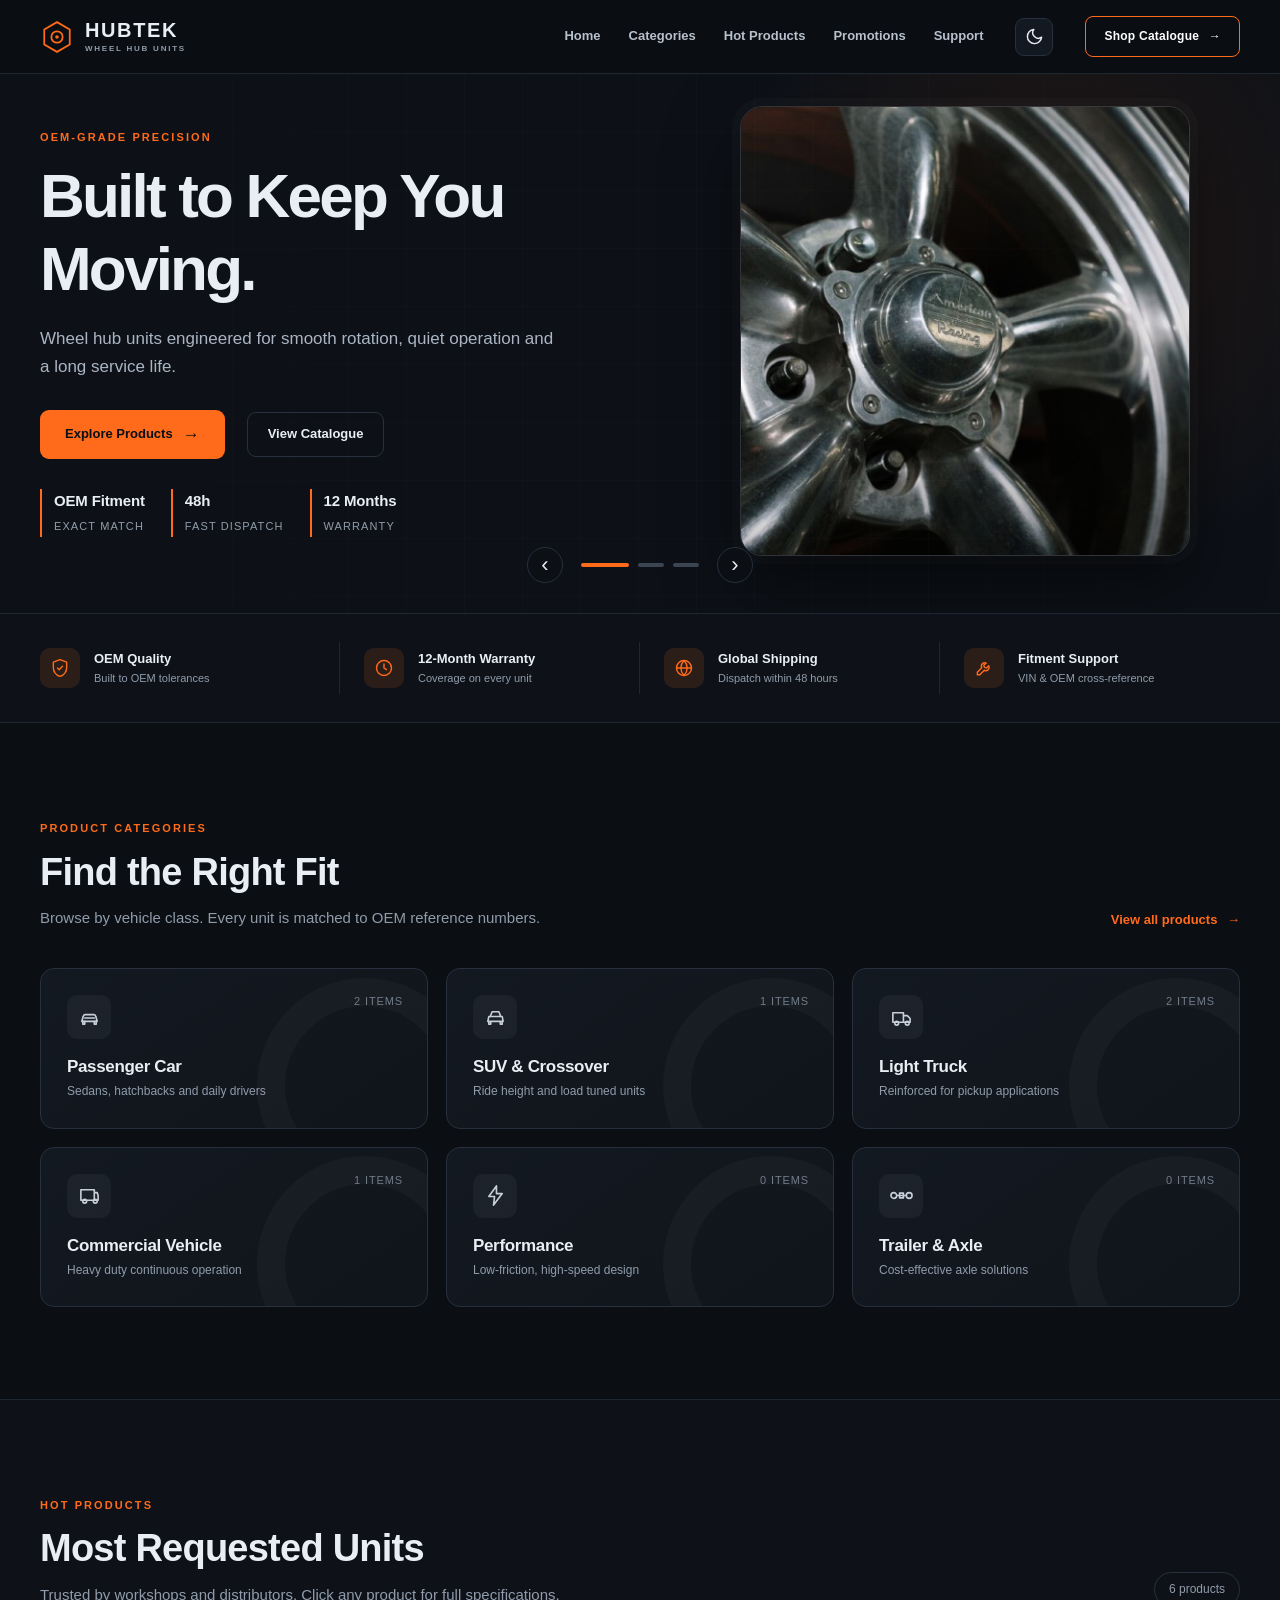
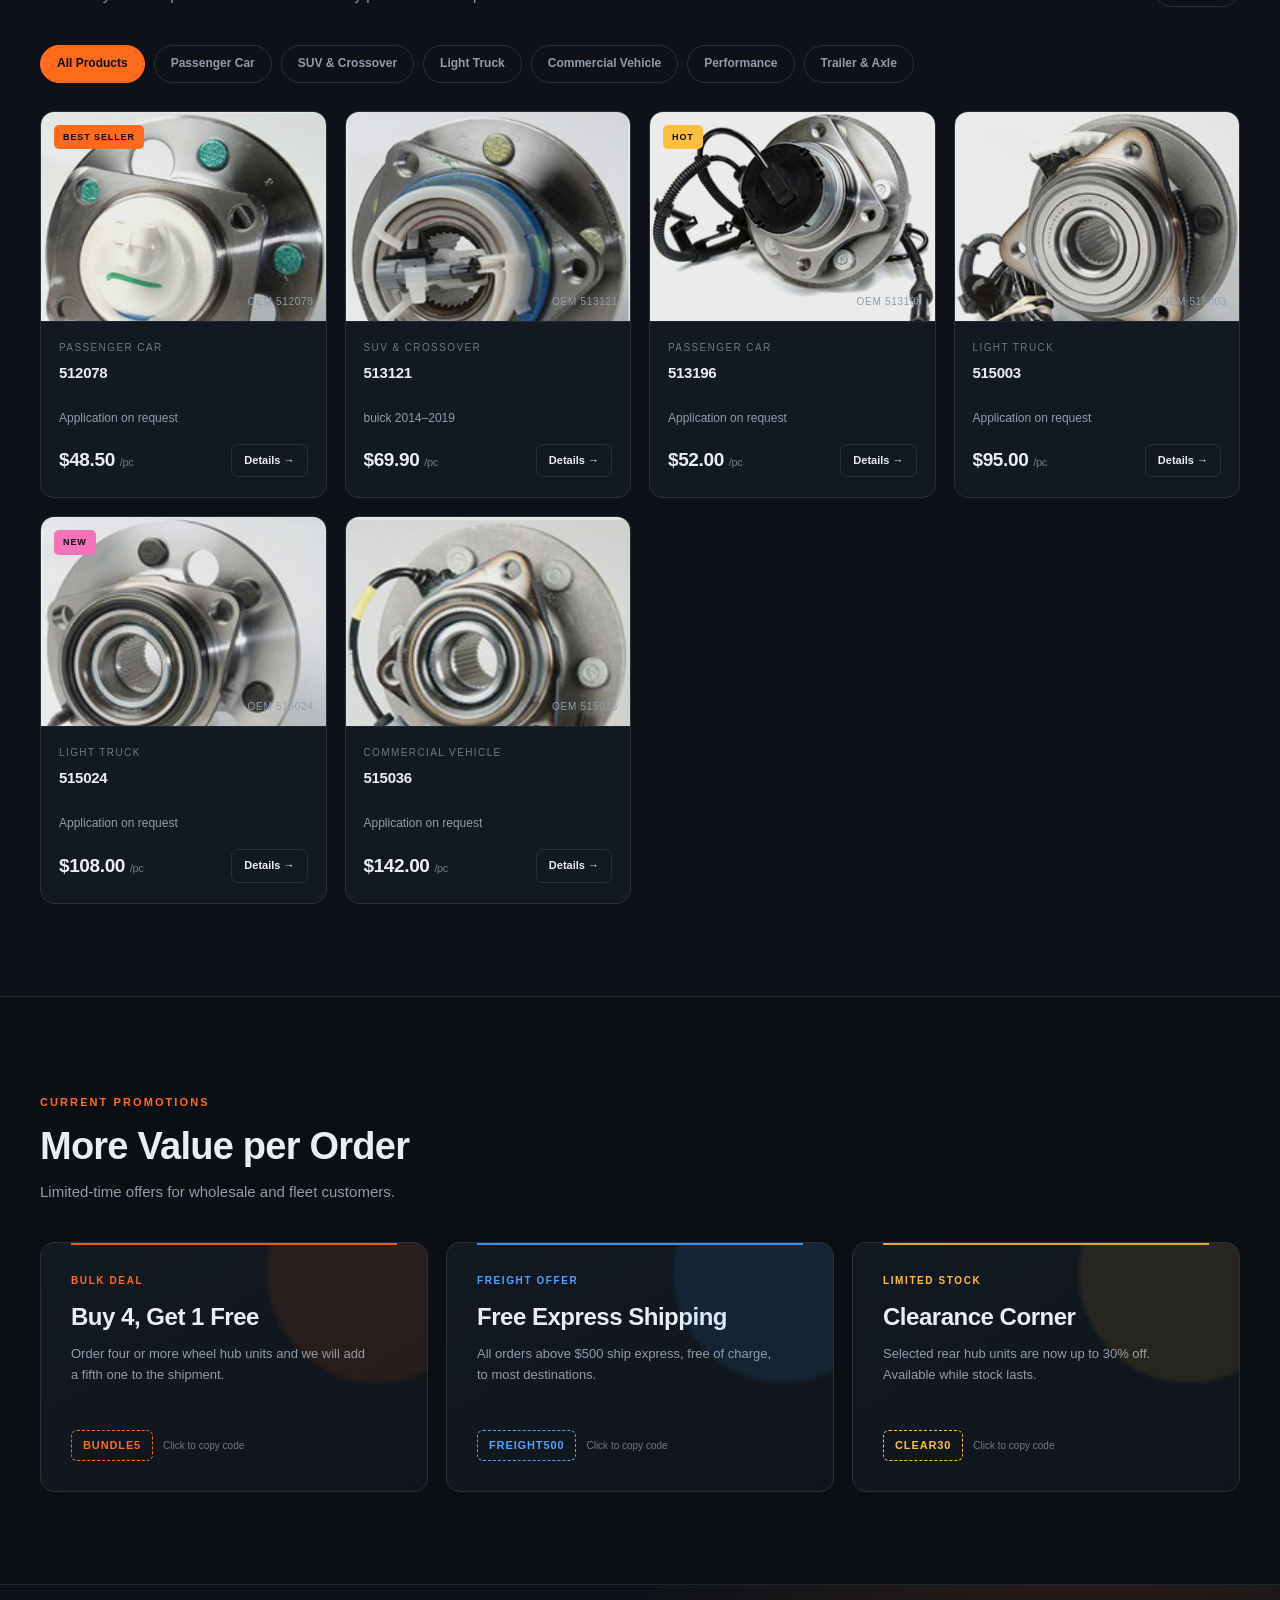
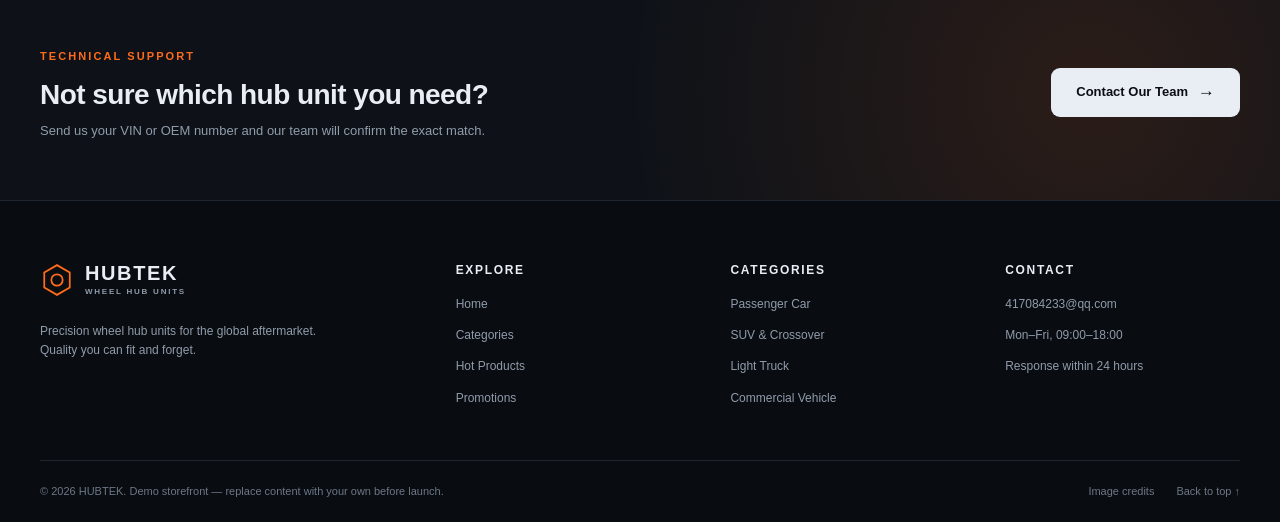
<file: index.html>
<!DOCTYPE html>
<html lang="en">
<head>
  <meta charset="UTF-8">
  <meta name="viewport" content="width=device-width, initial-scale=1.0">
  <meta name="description" content="HUBTEK supplies precision wheel hub units for passenger cars, SUVs, light trucks and commercial vehicles. OEM fitment, fast dispatch.">
  <meta name="theme-color" content="#0b0e12">
  <title>HUBTEK | Wheel Hub Unit Specialists</title>
  <link rel="icon" href="data:image/svg+xml,%3Csvg xmlns='http://www.w3.org/2000/svg' viewBox='0 0 64 64'%3E%3Crect width='64' height='64' rx='14' fill='%230b0e12'/%3E%3Cpath d='M32 8 52 20v24L32 56 12 44V20z' fill='none' stroke='%23ff6b1a' stroke-width='4'/%3E%3Ccircle cx='32' cy='32' r='9' fill='none' stroke='%23e8edf3' stroke-width='4'/%3E%3C/svg%3E">
  <link rel="stylesheet" href="css/style.css">
  <script>
    (function () {
      try {
        var saved = localStorage.getItem('hubtek-theme');
        if (saved === 'light' || saved === 'dark') document.documentElement.setAttribute('data-theme', saved);
      } catch (e) {}
    })();
  </script>
</head>
<body>

  <header class="site-header" id="top">
    <div class="container header-inner">
      <a class="brand" href="#top" aria-label="HUBTEK home">
        <svg class="brand-mark" viewBox="0 0 48 48" aria-hidden="true">
          <path d="M24 3 42 13.5v21L24 45 6 34.5v-21z" fill="none" stroke="currentColor" stroke-width="2.5"/>
          <circle cx="24" cy="24" r="8" fill="none" stroke="currentColor" stroke-width="2.5"/>
          <circle cx="24" cy="24" r="2.5" fill="currentColor"/>
        </svg>
        <span class="brand-text"><strong>HUBTEK</strong><small>WHEEL HUB UNITS</small></span>
      </a>

      <nav class="main-nav" id="mainNav" aria-label="Main navigation">
        <a href="#home">Home</a>
        <a href="#categories">Categories</a>
        <a href="#products">Hot Products</a>
        <a href="#promotions">Promotions</a>
        <a href="#support">Support</a>
      </nav>

      <button class="theme-toggle" id="themeToggle" type="button" aria-label="Switch theme" title="切换深色 / 亮色">
        <svg class="icon-moon" viewBox="0 0 24 24" aria-hidden="true"><path d="M21 12.8A9 9 0 1 1 11.2 3a7 7 0 0 0 9.8 9.8z"/></svg>
        <svg class="icon-sun" viewBox="0 0 24 24" aria-hidden="true"><circle cx="12" cy="12" r="4"/><path d="M12 2v2M12 20v2M4.9 4.9l1.4 1.4M17.7 17.7l1.4 1.4M2 12h2M20 12h2M4.9 19.1l1.4-1.4M17.7 6.3l1.4-1.4"/></svg>
      </button>
      <a class="header-cta" href="#products">Shop Catalogue <span aria-hidden="true">→</span></a>
      <button class="nav-toggle" id="navToggle" aria-label="Toggle menu" aria-expanded="false">
        <span></span><span></span><span></span>
      </button>
    </div>
  </header>

  <main>
    <!-- HERO CAROUSEL -->
    <section class="hero" id="home" aria-label="Featured campaigns">
      <div class="hero-slides" id="heroSlides"></div>
      <div class="hero-grid" aria-hidden="true"></div>
      <div class="container hero-controls">
        <button class="hero-arrow" id="heroPrev" aria-label="Previous slide">‹</button>
        <div class="hero-dots" id="heroDots" role="tablist" aria-label="Choose slide"></div>
        <button class="hero-arrow" id="heroNext" aria-label="Next slide">›</button>
      </div>
    </section>

    <!-- BENEFITS / TRUST BAR -->
    <section class="benefits" aria-label="Why choose HUBTEK">
      <div class="container benefits-grid" id="benefitsGrid"></div>
    </section>

    <!-- CATEGORIES -->
    <section class="section" id="categories">
      <div class="container">
        <div class="section-heading">
          <div>
            <span class="eyebrow">PRODUCT CATEGORIES</span>
            <h2>Find the Right Fit</h2>
            <p>Browse by vehicle class. Every unit is matched to OEM reference numbers.</p>
          </div>
          <a class="text-link" href="#products">View all products <span aria-hidden="true">→</span></a>
        </div>
        <div class="category-grid" id="categoryGrid"></div>
      </div>
    </section>

    <!-- HOT PRODUCTS -->
    <section class="section section-alt" id="products">
      <div class="container">
        <div class="section-heading">
          <div>
            <span class="eyebrow">HOT PRODUCTS</span>
            <h2>Most Requested Units</h2>
            <p>Trusted by workshops and distributors. Click any product for full specifications.</p>
          </div>
          <span class="count-pill" id="productCount"></span>
        </div>
        <div class="filter-bar" id="filterBar" role="group" aria-label="Filter products by category"></div>
        <div class="product-grid" id="productGrid"></div>
      </div>
    </section>

    <!-- PROMOTIONS -->
    <section class="section" id="promotions">
      <div class="container">
        <div class="section-heading">
          <div>
            <span class="eyebrow">CURRENT PROMOTIONS</span>
            <h2>More Value per Order</h2>
            <p>Limited-time offers for wholesale and fleet customers.</p>
          </div>
        </div>
        <div class="promo-grid" id="promoGrid"></div>
      </div>
    </section>

    <!-- SUPPORT STRIP -->
    <section class="support-strip" id="support">
      <div class="container support-inner">
        <div>
          <span class="eyebrow">TECHNICAL SUPPORT</span>
          <h2>Not sure which hub unit you need?</h2>
          <p>Send us your VIN or OEM number and our team will confirm the exact match.</p>
        </div>
        <a class="button button-light" href="mailto:417084233@qq.com">Contact Our Team <span aria-hidden="true">→</span></a>
      </div>
    </section>
  </main>

  <footer class="site-footer">
    <div class="container footer-grid">
      <div class="footer-about">
        <a class="brand" href="#top">
          <svg class="brand-mark" viewBox="0 0 48 48" aria-hidden="true">
            <path d="M24 3 42 13.5v21L24 45 6 34.5v-21z" fill="none" stroke="currentColor" stroke-width="2.5"/>
            <circle cx="24" cy="24" r="8" fill="none" stroke="currentColor" stroke-width="2.5"/>
          </svg>
          <span class="brand-text"><strong>HUBTEK</strong><small>WHEEL HUB UNITS</small></span>
        </a>
        <p>Precision wheel hub units for the global aftermarket. Quality you can fit and forget.</p>
      </div>
      <div class="footer-col">
        <h3>Explore</h3>
        <a href="#home">Home</a>
        <a href="#categories">Categories</a>
        <a href="#products">Hot Products</a>
        <a href="#promotions">Promotions</a>
      </div>
      <div class="footer-col">
        <h3>Categories</h3>
        <a href="#categories">Passenger Car</a>
        <a href="#categories">SUV &amp; Crossover</a>
        <a href="#categories">Light Truck</a>
        <a href="#categories">Commercial Vehicle</a>
      </div>
      <div class="footer-col">
        <h3>Contact</h3>
        <a href="mailto:417084233@qq.com">417084233@qq.com</a>
        <span>Mon–Fri, 09:00–18:00</span>
        <span>Response within 24 hours</span>
      </div>
    </div>
    <div class="container footer-bottom">
      <span>© <span id="year"></span> HUBTEK. Demo storefront — replace content with your own before launch.</span>
      <span class="footer-bottom-links"><a href="credits.html">Image credits</a><a href="#top">Back to top ↑</a></span>
    </div>
  </footer>

  <!-- PRODUCT DETAIL MODAL -->
  <div class="modal" id="productModal" role="dialog" aria-modal="true" aria-labelledby="modalTitle" hidden>
    <div class="modal-backdrop" data-close-modal></div>
    <div class="modal-panel" role="document">
      <button class="modal-close" id="modalClose" aria-label="Close product details">×</button>
      <div class="modal-body" id="modalBody"></div>
    </div>
  </div>

  <div class="toast" id="toast" role="status" aria-live="polite"></div>

  <script src="data/products.js"></script>
  <script src="js/app.js"></script>
</body>
</html>
</file>
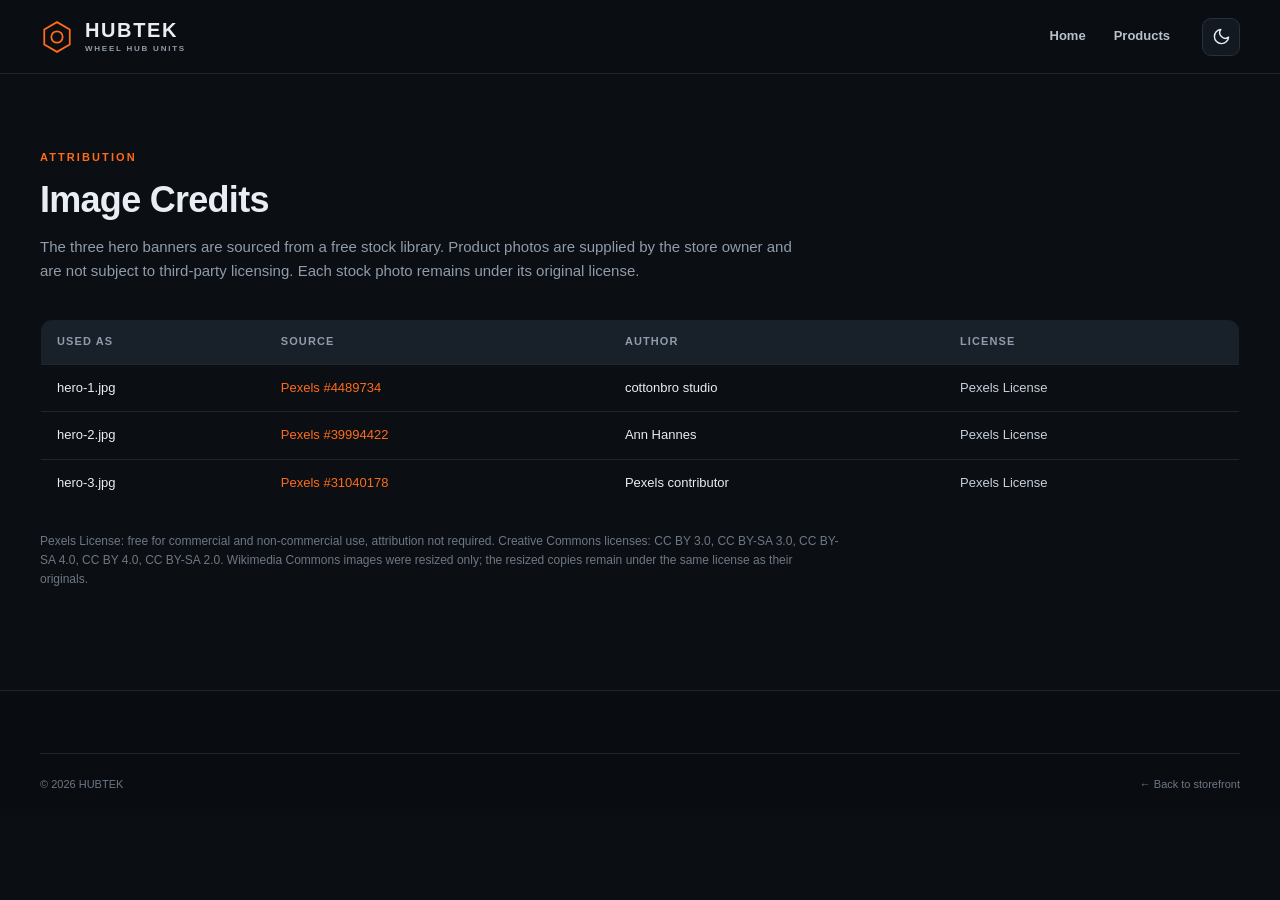
<file: credits.html>
<!DOCTYPE html>
<html lang="en">
<head>
  <meta charset="UTF-8">
  <meta name="viewport" content="width=device-width, initial-scale=1.0">
  <title>Image Credits | HUBTEK</title>
  <link rel="icon" href="data:image/svg+xml,%3Csvg xmlns='http://www.w3.org/2000/svg' viewBox='0 0 64 64'%3E%3Crect width='64' height='64' rx='14' fill='%230b0e12'/%3E%3Cpath d='M32 8 52 20v24L32 56 12 44V20z' fill='none' stroke='%23ff6b1a' stroke-width='4'/%3E%3C/svg%3E">
  <link rel="stylesheet" href="css/style.css">
  <script>
    (function () {
      try {
        var saved = localStorage.getItem('hubtek-theme');
        if (saved === 'light' || saved === 'dark') document.documentElement.setAttribute('data-theme', saved);
      } catch (e) {}
    })();
  </script>
  <style>
    .credits-page { padding: 70px 0 100px; }
    .credits-page h1 { font-size: 36px; margin-bottom: 14px; }
    .credits-lead { color: var(--muted); max-width: 760px; margin-bottom: 36px; }
    .credits-table { width: 100%; border-collapse: collapse; border: 1px solid var(--line); border-radius: 12px; overflow: hidden; }
    .credits-table th, .credits-table td { padding: 13px 16px; text-align: left; border-bottom: 1px solid var(--line-soft); font-size: 13px; vertical-align: top; }
    .credits-table th { background: var(--panel-2); color: var(--muted); font-size: 11px; text-transform: uppercase; letter-spacing: .1em; }
    .credits-table tr:last-child td { border-bottom: 0; }
    .credits-table a { color: var(--accent); }
    .license { white-space: nowrap; color: var(--silver); }
    .credits-note { margin-top: 24px; color: var(--muted-2); font-size: 12px; max-width: 800px; }
    @media (max-width: 620px) { .credits-table th, .credits-table td { padding: 10px; font-size: 11px; } }
  </style>
</head>
<body>
  <header class="site-header">
    <div class="container header-inner">
      <a class="brand" href="index.html">
        <svg class="brand-mark" viewBox="0 0 48 48" aria-hidden="true">
          <path d="M24 3 42 13.5v21L24 45 6 34.5v-21z" fill="none" stroke="currentColor" stroke-width="2.5"/>
          <circle cx="24" cy="24" r="8" fill="none" stroke="currentColor" stroke-width="2.5"/>
        </svg>
        <span class="brand-text"><strong>HUBTEK</strong><small>WHEEL HUB UNITS</small></span>
      </a>
      <nav class="main-nav"><a href="index.html#home">Home</a><a href="index.html#products">Products</a></nav>
      <button class="theme-toggle" id="themeToggle" type="button" aria-label="Switch theme" title="切换深色 / 亮色">
        <svg class="icon-moon" viewBox="0 0 24 24" aria-hidden="true"><path d="M21 12.8A9 9 0 1 1 11.2 3a7 7 0 0 0 9.8 9.8z"/></svg>
        <svg class="icon-sun" viewBox="0 0 24 24" aria-hidden="true"><circle cx="12" cy="12" r="4"/><path d="M12 2v2M12 20v2M4.9 4.9l1.4 1.4M17.7 17.7l1.4 1.4M2 12h2M20 12h2M4.9 19.1l1.4-1.4M17.7 6.3l1.4-1.4"/></svg>
      </button>
    </div>
  </header>

  <main class="credits-page">
    <div class="container">
      <span class="eyebrow">ATTRIBUTION</span>
      <h1>Image Credits</h1>
      <p class="credits-lead">The three hero banners are sourced from a free stock library. Product photos are supplied by the store owner and are not subject to third-party licensing. Each stock photo remains under its original license.</p>

      <table class="credits-table">
        <thead><tr><th>Used as</th><th>Source</th><th>Author</th><th>License</th></tr></thead>
        <tbody>
          <tr><td>hero-1.jpg</td><td><a href="https://www.pexels.com/photo/chrome-car-wheel-with-tire-4489734/">Pexels #4489734</a></td><td>cottonbro studio</td><td class="license">Pexels License</td></tr>
          <tr><td>hero-2.jpg</td><td><a href="https://www.pexels.com/photo/close-up-photo-of-industrial-ball-bearings-39994422/">Pexels #39994422</a></td><td>Ann Hannes</td><td class="license">Pexels License</td></tr>
          <tr><td>hero-3.jpg</td><td><a href="https://www.pexels.com/photo/auto-repair-dismantled-car-brake-system-31040178/">Pexels #31040178</a></td><td>Pexels contributor</td><td class="license">Pexels License</td></tr>
        </tbody>
      </table>

      <p class="credits-note">Pexels License: free for commercial and non-commercial use, attribution not required. Creative Commons licenses: <a href="https://creativecommons.org/licenses/by/3.0/">CC BY 3.0</a>, <a href="https://creativecommons.org/licenses/by-sa/3.0/">CC BY-SA 3.0</a>, <a href="https://creativecommons.org/licenses/by-sa/4.0/">CC BY-SA 4.0</a>, <a href="https://creativecommons.org/licenses/by/4.0/">CC BY 4.0</a>, <a href="https://creativecommons.org/licenses/by-sa/2.0/">CC BY-SA 2.0</a>. Wikimedia Commons images were resized only; the resized copies remain under the same license as their originals.</p>
    </div>
  </main>

  <footer class="site-footer">
    <div class="container footer-bottom">
      <span>© <span id="year"></span> HUBTEK</span>
      <a href="index.html">← Back to storefront</a>
    </div>
  </footer>
  <script>
    document.getElementById("year").textContent = new Date().getFullYear();
    (function () {
      var btn = document.getElementById("themeToggle");
      var theme = document.documentElement.getAttribute("data-theme") === "light" ? "light" : "dark";
      function apply(t) {
        document.documentElement.setAttribute("data-theme", t);
        btn.setAttribute("aria-label", t === "light" ? "Switch to dark theme" : "Switch to light theme");
      }
      apply(theme);
      btn.addEventListener("click", function () {
        theme = theme === "light" ? "dark" : "light";
        apply(theme);
        try { localStorage.setItem("hubtek-theme", theme); } catch (e) {}
      });
    })();
  </script>
</body>
</html>
</file>
<file: css/style.css>
/* ============================================================
   HUBTEK — industrial dark storefront
   Plain CSS, no framework, no build step.
   ============================================================ */

:root {
  --bg: #0b0e12;
  --bg-alt: #0e1218;
  --panel: #131921;
  --panel-2: #18202a;
  --panel-alt: #10151b;
  --line: #27303c;
  --line-soft: #1e2630;
  --text: #e9eef5;
  --muted: #909cab;
  --muted-2: #6d7886;
  --accent: #ff6b1a;
  --accent-soft: rgba(255, 107, 26, 0.12);
  --silver: #c7d0da;
  --on-accent: #0b0e12;
  --header-bg: rgba(11, 14, 18, 0.88);
  --nav-link: #b7c1cd;
  --nav-link-hover: #ffffff;
  --hero-bg: #0d1117;
  --hero-text: #aab5c3;
  --grid-line: rgba(255,255,255,0.032);
  --grid-line-soft: rgba(255,255,255,0.025);
  --frame-border: rgba(255,255,255,0.14);
  --frame-shadow: 0 30px 70px rgba(0,0,0,0.55), 0 0 0 8px rgba(255,255,255,0.02);
  --photo-overlay: linear-gradient(160deg, rgba(255,255,255,0.07), transparent 42%, rgba(0,0,0,0.38));
  --ring-border: rgba(255,255,255,0.11);
  --ring-border-inner: rgba(255,255,255,0.05);
  --control-bg: rgba(12,16,21,0.75);
  --dot-inactive: #3a4551;
  --decor-border: rgba(255,255,255,0.028);
  --card-hover-bg: linear-gradient(145deg, #1a1f27, #12171d);
  --card-hover-border: #4a5666;
  --icon-bg: rgba(255,255,255,0.045);
  --filter-hover-border: #46505e;
  --media-bg: radial-gradient(circle at 50% 42%, #1d2631 0%, #11161d 68%);
  --modal-media-bg: radial-gradient(circle at 50% 45%, #202a36, #11161d 70%);
  --hover-bg: rgba(255,255,255,0.05);
  --glow: rgba(255,107,26,0.12);
  --button-light-bg: #e9eef5;
  --button-light-text: #0b0e12;
  --footer-bg: #090c10;
  --backdrop: rgba(3,5,8,0.82);
  --radius: 14px;
  --radius-sm: 9px;
  --shadow: 0 18px 48px rgba(0, 0, 0, 0.35);
  --container: 1200px;
  --header-h: 74px;
  font-synthesis: none;
}

/* ---- Light theme ---- */
html[data-theme="light"] {
  --bg: #f4f6f9;
  --bg-alt: #ffffff;
  --panel: #ffffff;
  --panel-2: #f2f5f8;
  --panel-alt: #eef2f6;
  --line: #d5dde6;
  --line-soft: #e4e9ef;
  --text: #151c24;
  --muted: #5a6878;
  --muted-2: #8593a3;
  --accent: #e85d0a;
  --accent-soft: rgba(232, 93, 10, 0.1);
  --silver: #4a5666;
  --on-accent: #ffffff;
  --header-bg: rgba(255, 255, 255, 0.9);
  --nav-link: #4a5666;
  --nav-link-hover: #151c24;
  --hero-bg: #eef2f7;
  --hero-text: #5a6878;
  --grid-line: rgba(15, 30, 50, 0.05);
  --grid-line-soft: rgba(15, 30, 50, 0.04);
  --frame-border: rgba(15, 30, 50, 0.12);
  --frame-shadow: 0 30px 70px rgba(20,30,45,0.18), 0 0 0 8px rgba(20,30,45,0.02);
  --photo-overlay: linear-gradient(160deg, rgba(255,255,255,0.15), transparent 42%, rgba(0,0,0,0.08));
  --ring-border: rgba(15,30,50,0.1);
  --ring-border-inner: rgba(15,30,50,0.06);
  --control-bg: rgba(255,255,255,0.88);
  --dot-inactive: #c3ccd6;
  --decor-border: rgba(15,30,50,0.045);
  --card-hover-bg: linear-gradient(145deg, #ffffff, #f2f5f8);
  --card-hover-border: #b8c2cd;
  --icon-bg: rgba(15,30,50,0.05);
  --filter-hover-border: #aab5c3;
  --media-bg: radial-gradient(circle at 50% 42%, #ffffff 0%, #e8edf2 68%);
  --modal-media-bg: radial-gradient(circle at 50% 45%, #ffffff, #e8edf2 70%);
  --hover-bg: rgba(15,30,50,0.045);
  --glow: rgba(232,93,10,0.08);
  --button-light-bg: #151c24;
  --button-light-text: #ffffff;
  --footer-bg: #e9edf2;
  --backdrop: rgba(20,28,38,0.5);
  --shadow: 0 18px 48px rgba(20, 30, 45, 0.12);
}

* { box-sizing: border-box; }

html {
  scroll-behavior: smooth;
  scroll-padding-top: calc(var(--header-h) + 18px);
}

body {
  margin: 0;
  background: var(--bg);
  color: var(--text);
  font-family: "Inter", "Segoe UI", Roboto, Helvetica, Arial, sans-serif;
  font-size: 15px;
  line-height: 1.6;
  -webkit-font-smoothing: antialiased;
}

/* ---- Theme toggle ---- */
.theme-toggle {
  display: inline-grid;
  place-items: center;
  width: 38px; height: 38px;
  flex-shrink: 0;
  padding: 0;
  border: 1px solid var(--line);
  border-radius: 9px;
  background: var(--panel);
  color: var(--text);
  transition: border-color 0.2s ease, background 0.2s ease, transform 0.2s ease;
}
.theme-toggle:hover { border-color: var(--accent); color: var(--accent); transform: translateY(-1px); }
.theme-toggle:focus-visible { outline: 2px solid var(--accent); outline-offset: 2px; }
.theme-toggle svg { width: 19px; height: 19px; fill: none; stroke: currentColor; stroke-width: 1.8; stroke-linecap: round; stroke-linejoin: round; }
.theme-toggle .icon-sun { display: none; }
html[data-theme="light"] .theme-toggle .icon-sun { display: block; }
html[data-theme="light"] .theme-toggle .icon-moon { display: none; }
@media (max-width: 620px) { .theme-toggle { width: 34px; height: 34px; } }

a { color: inherit; text-decoration: none; }
button { font: inherit; cursor: pointer; }
img, svg { display: block; max-width: 100%; }
h1, h2, h3, h4 { margin: 0; line-height: 1.18; letter-spacing: -0.02em; }
p { margin: 0; }

.container {
  width: min(100% - 48px, var(--container));
  margin-inline: auto;
}

.eyebrow {
  display: inline-block;
  color: var(--accent);
  font-size: 11px;
  font-weight: 800;
  letter-spacing: 0.19em;
  text-transform: uppercase;
  margin-bottom: 12px;
}

/* ------------------------------------------------------------
   HEADER
   ------------------------------------------------------------ */
.site-header {
  position: sticky;
  top: 0;
  z-index: 60;
  height: var(--header-h);
  background: var(--header-bg);
  backdrop-filter: blur(16px);
  border-bottom: 1px solid var(--line-soft);
}

.header-inner {
  height: 100%;
  display: flex;
  align-items: center;
  gap: 32px;
}

.brand { display: inline-flex; align-items: center; gap: 11px; flex-shrink: 0; }
.brand-mark { width: 34px; height: 34px; color: var(--accent); }
.brand-text { display: flex; flex-direction: column; line-height: 1; }
.brand-text strong { font-size: 20px; font-weight: 900; letter-spacing: 0.08em; }
.brand-text small { margin-top: 5px; font-size: 8px; letter-spacing: 0.22em; color: var(--muted); font-weight: 700; }

.main-nav { display: flex; align-items: center; gap: 28px; margin-left: auto; }
.main-nav a {
  font-size: 13px;
  font-weight: 600;
  color: var(--nav-link);
  transition: color 0.2s ease;
  position: relative;
}
.main-nav a::after {
  content: "";
  position: absolute;
  left: 0; bottom: -8px;
  width: 0; height: 2px;
  background: var(--accent);
  transition: width 0.2s ease;
}
.main-nav a:hover { color: var(--nav-link-hover); }
.main-nav a:hover::after { width: 100%; }

.header-cta {
  flex-shrink: 0;
  padding: 10px 18px;
  border: 1px solid var(--accent);
  border-radius: 8px;
  color: var(--nav-link-hover);
  font-size: 12px;
  font-weight: 750;
  letter-spacing: 0.02em;
  transition: background 0.2s ease, transform 0.2s ease;
}
.header-cta span { margin-left: 6px; }
.header-cta:hover { background: var(--accent); transform: translateY(-1px); }

.nav-toggle {
  display: none;
  width: 40px; height: 40px;
  padding: 9px;
  border: 1px solid var(--line);
  border-radius: 8px;
  background: transparent;
}
.nav-toggle span { display: block; height: 2px; background: var(--text); margin: 5px 0; border-radius: 2px; }

/* ------------------------------------------------------------
   HERO CAROUSEL
   ------------------------------------------------------------ */
.hero {
  position: relative;
  min-height: 540px;
  overflow: hidden;
  background: var(--hero-bg);
  border-bottom: 1px solid var(--line-soft);
}

.hero-grid {
  position: absolute;
  inset: 0;
  pointer-events: none;
  opacity: 0.5;
  background-image:
    linear-gradient(var(--grid-line) 1px, transparent 1px),
    linear-gradient(90deg, var(--grid-line) 1px, transparent 1px);
  background-size: 58px 58px;
  mask-image: linear-gradient(90deg, transparent, #000 30%, #000 70%, transparent);
  -webkit-mask-image: linear-gradient(90deg, transparent, #000 30%, #000 70%, transparent);
}

.hero-slides { position: absolute; inset: 0; }

.hero-slide {
  position: absolute;
  inset: 0;
  display: flex;
  align-items: center;
  opacity: 0;
  visibility: hidden;
  transform: translateX(28px);
  transition: opacity 0.65s ease, transform 0.65s ease, visibility 0.65s;
}
.hero-slide.is-active { opacity: 1; visibility: visible; transform: none; }

.hero-slide::before {
  content: "";
  position: absolute;
  width: 720px; height: 720px;
  right: -140px; top: -190px;
  border-radius: 50%;
  background: radial-gradient(circle, var(--slide-accent, #ff6b1a) 0%, transparent 66%);
  opacity: 0.1;
  pointer-events: none;
}

.hero-inner {
  position: relative;
  width: min(100% - 48px, var(--container));
  margin-inline: auto;
  display: grid;
  grid-template-columns: 1.05fr 0.95fr;
  align-items: center;
  gap: 40px;
  padding: 70px 0 96px;
}

.hero-copy { max-width: 590px; }
.hero-copy .eyebrow { color: var(--slide-accent, var(--accent)); }
.hero-copy h1 {
  font-size: clamp(38px, 5vw, 62px);
  font-weight: 850;
  letter-spacing: -0.045em;
  margin-bottom: 20px;
}
.hero-copy h1 em {
  font-style: normal;
  color: var(--slide-accent, var(--accent));
}
.hero-copy p {
  color: var(--hero-text);
  font-size: 17px;
  max-width: 520px;
  margin-bottom: 30px;
}
.hero-actions { display: flex; align-items: center; gap: 22px; flex-wrap: wrap; }

.button {
  display: inline-flex;
  align-items: center;
  justify-content: center;
  gap: 10px;
  padding: 13px 24px;
  border-radius: 9px;
  background: var(--slide-accent, var(--accent));
  color: var(--on-accent);
  font-size: 13px;
  font-weight: 800;
  border: 1px solid transparent;
  transition: transform 0.2s ease, filter 0.2s ease;
}
.button:hover { transform: translateY(-2px); filter: brightness(1.1); }
.button span { font-size: 17px; line-height: 1; }

.button-ghost {
  background: transparent;
  color: var(--text);
  border-color: var(--line);
  padding: 11px 20px;
}
.button-ghost:hover { border-color: var(--muted); filter: none; }

.hero-specs { display: flex; gap: 26px; flex-wrap: wrap; margin-top: 30px; }
.hero-specs div { border-left: 2px solid var(--slide-accent, var(--accent)); padding-left: 12px; }
.hero-specs strong { display: block; font-size: 15px; letter-spacing: -0.01em; }
.hero-specs span { font-size: 11px; color: var(--muted); text-transform: uppercase; letter-spacing: 0.1em; }

.hero-art { position: relative; display: grid; place-items: center; min-height: 380px; }
.hero-photo-frame {
  position: relative;
  width: min(100%, 450px);
  aspect-ratio: 1 / 1;
  border-radius: 22px;
  overflow: hidden;
  border: 1px solid var(--frame-border);
  box-shadow: var(--frame-shadow);
}
.hero-photo-frame::after {
  content: "";
  position: absolute;
  inset: 0;
  background: var(--photo-overlay);
  pointer-events: none;
}
.hero-photo { width: 100%; height: 100%; object-fit: cover; }
.hero-art-ring {
  position: absolute;
  width: 400px; height: 400px;
  border: 1px dashed var(--ring-border);
  border-radius: 50%;
}
.hero-art-ring::after {
  content: "";
  position: absolute;
  inset: 54px;
  border: 1px solid var(--ring-border-inner);
  border-radius: 50%;
}

.hero-controls {
  position: absolute;
  left: 0; right: 0; bottom: 30px;
  display: flex;
  align-items: center;
  justify-content: center;
  gap: 18px;
  z-index: 3;
}
.hero-arrow {
  width: 36px; height: 36px;
  border-radius: 50%;
  border: 1px solid var(--line);
  background: var(--control-bg);
  color: var(--text);
  font-size: 22px;
  line-height: 1;
  transition: border-color 0.2s ease, background 0.2s ease;
}
.hero-arrow:hover { border-color: var(--accent); background: var(--accent); color: var(--on-accent); }
.hero-dots { display: flex; gap: 9px; }
.hero-dot {
  width: 26px; height: 4px;
  padding: 0;
  border: 0;
  border-radius: 3px;
  background: var(--dot-inactive);
  transition: width 0.3s ease, background 0.3s ease;
}
.hero-dot.is-active { width: 48px; background: var(--accent); }

/* ------------------------------------------------------------
   BENEFITS
   ------------------------------------------------------------ */
.benefits { background: var(--bg-alt); border-bottom: 1px solid var(--line-soft); }
.benefits-grid {
  display: grid;
  grid-template-columns: repeat(4, 1fr);
  padding-block: 28px;
}
.benefit {
  display: flex;
  align-items: center;
  gap: 14px;
  padding: 6px 24px;
  border-right: 1px solid var(--line-soft);
}
.benefit:first-child { padding-left: 0; }
.benefit:last-child { border-right: 0; }
.benefit-icon {
  width: 40px; height: 40px; flex-shrink: 0;
  display: grid; place-items: center;
  border-radius: 10px;
  background: var(--accent-soft);
  color: var(--accent);
}
.benefit-icon svg { width: 20px; height: 20px; }
.benefit strong { display: block; font-size: 13px; }
.benefit span { display: block; font-size: 11px; color: var(--muted); }

/* ------------------------------------------------------------
   SECTION SHELL
   ------------------------------------------------------------ */
.section { padding: 92px 0; }
.section-alt { background: var(--bg-alt); border-block: 1px solid var(--line-soft); }
.section-heading {
  display: flex;
  align-items: end;
  justify-content: space-between;
  gap: 24px;
  margin-bottom: 38px;
}
.section-heading h2 { font-size: clamp(27px, 3.4vw, 38px); font-weight: 800; }
.section-heading p { margin-top: 12px; color: var(--muted); max-width: 600px; }
.text-link { color: var(--accent); font-size: 13px; font-weight: 700; white-space: nowrap; }
.text-link span { margin-left: 6px; }
.text-link:hover { text-decoration: underline; }
.count-pill {
  border: 1px solid var(--line);
  border-radius: 100px;
  padding: 7px 14px;
  font-size: 12px;
  color: var(--muted);
  white-space: nowrap;
}

/* ------------------------------------------------------------
   CATEGORIES
   ------------------------------------------------------------ */
.category-grid {
  display: grid;
  grid-template-columns: repeat(3, 1fr);
  gap: 18px;
}
.category-card {
  position: relative;
  text-align: left;
  padding: 26px;
  min-height: 152px;
  border: 1px solid var(--line);
  border-radius: var(--radius);
  background: linear-gradient(145deg, var(--panel), var(--panel-alt));
  color: var(--text);
  overflow: hidden;
  transition: border-color 0.25s ease, transform 0.25s ease, background 0.25s ease;
}
.category-card::after {
  content: "";
  position: absolute;
  right: -46px; bottom: -66px;
  width: 160px; height: 160px;
  border-radius: 50%;
  border: 28px solid var(--decor-border);
  transition: border-color 0.25s ease;
}
.category-card:hover {
  transform: translateY(-4px);
  border-color: var(--accent);
  background: var(--card-hover-bg);
}
.category-card:hover::after { border-color: var(--accent-soft); }
.category-icon {
  width: 44px; height: 44px;
  display: grid; place-items: center;
  border-radius: 10px;
  background: var(--icon-bg);
  color: var(--silver);
  margin-bottom: 18px;
}
.category-icon svg { width: 23px; height: 23px; }
.category-card:hover .category-icon { background: var(--accent-soft); color: var(--accent); }
.category-card h3 { font-size: 17px; margin-bottom: 5px; }
.category-card p { font-size: 12px; color: var(--muted); }
.category-count {
  position: absolute;
  top: 24px; right: 24px;
  font-size: 11px;
  color: var(--muted-2);
  letter-spacing: 0.08em;
}

/* ------------------------------------------------------------
   FILTER + PRODUCTS
   ------------------------------------------------------------ */
.filter-bar { display: flex; flex-wrap: wrap; gap: 9px; margin-bottom: 28px; }
.filter-chip {
  padding: 8px 16px;
  border-radius: 100px;
  border: 1px solid var(--line);
  background: transparent;
  color: var(--muted);
  font-size: 12px;
  font-weight: 650;
  transition: all 0.2s ease;
}
.filter-chip:hover { color: var(--text); border-color: var(--filter-hover-border); }
.filter-chip.is-active { background: var(--accent); border-color: var(--accent); color: var(--on-accent); }

.product-grid {
  display: grid;
  grid-template-columns: repeat(4, minmax(0, 1fr));
  gap: 18px;
}
.product-card {
  position: relative;
  display: flex;
  flex-direction: column;
  border: 1px solid var(--line);
  border-radius: var(--radius);
  background: var(--panel);
  overflow: hidden;
  transition: transform 0.25s ease, border-color 0.25s ease, box-shadow 0.25s ease;
  animation: cardIn 0.35s ease both;
}
.product-card:hover {
  transform: translateY(-6px);
  border-color: var(--card-hover-border);
  box-shadow: var(--shadow);
}
@keyframes cardIn { from { opacity: 0; transform: translateY(10px); } to { opacity: 1; transform: none; } }

.product-media {
  position: relative;
  height: 210px;
  display: grid;
  place-items: center;
  background: var(--media-bg);
  border-bottom: 1px solid var(--line-soft);
  overflow: hidden;
}
.product-media::before {
  content: "";
  position: absolute;
  inset: 0;
  background-image: linear-gradient(var(--grid-line-soft) 1px, transparent 1px),
                    linear-gradient(90deg, var(--grid-line-soft) 1px, transparent 1px);
  background-size: 26px 26px;
}
.product-photo {
  position: relative;
  width: 100%;
  height: 100%;
  object-fit: cover;
  filter: saturate(0.9) contrast(1.04) brightness(0.92);
  transition: transform 0.5s ease, filter 0.35s ease;
}
.product-card:hover .product-photo { transform: scale(1.07); filter: saturate(1) contrast(1.02) brightness(1); }
.product-badge {
  position: absolute;
  top: 13px; left: 13px;
  z-index: 2;
  padding: 5px 9px;
  border-radius: 5px;
  background: var(--product-accent, var(--accent));
  color: var(--on-accent);
  font-size: 9px;
  font-weight: 850;
  letter-spacing: 0.1em;
}
.product-oem-tag {
  position: absolute;
  bottom: 11px; right: 12px;
  z-index: 2;
  font-size: 10px;
  color: var(--muted);
  letter-spacing: 0.07em;
}
.product-info { padding: 18px 18px 20px; display: flex; flex-direction: column; flex: 1; }
.product-cat { font-size: 10px; text-transform: uppercase; letter-spacing: 0.14em; color: var(--muted-2); margin-bottom: 7px; }
.product-info h3 { font-size: 15px; line-height: 1.35; margin-bottom: 6px; min-height: 40px; }
.product-fit { font-size: 12px; color: var(--muted); margin-bottom: 16px; }
.product-bottom { display: flex; align-items: center; justify-content: space-between; gap: 8px; margin-top: auto; }
.product-price { font-size: 19px; font-weight: 800; letter-spacing: -0.02em; }
.product-price small { font-size: 11px; color: var(--muted-2); font-weight: 500; }
.product-detail-btn {
  border: 1px solid var(--line);
  background: transparent;
  color: var(--text);
  border-radius: 7px;
  padding: 7px 12px;
  font-size: 11px;
  font-weight: 700;
  white-space: nowrap;
  transition: border-color 0.2s ease, background 0.2s ease, color 0.2s ease;
}
.product-detail-btn:hover { background: var(--accent); border-color: var(--accent); color: var(--on-accent); }
.empty-state { grid-column: 1 / -1; padding: 70px 20px; text-align: center; color: var(--muted); border: 1px dashed var(--line); border-radius: var(--radius); }

/* ------------------------------------------------------------
   PROMOTIONS
   ------------------------------------------------------------ */
.promo-grid { display: grid; grid-template-columns: repeat(3, 1fr); gap: 18px; }
.promo-card {
  position: relative;
  padding: 30px;
  min-height: 250px;
  border: 1px solid var(--line);
  border-radius: var(--radius);
  background: linear-gradient(150deg, var(--panel) 0%, var(--panel-alt) 100%);
  overflow: hidden;
  display: flex;
  flex-direction: column;
}
.promo-card::before {
  content: "";
  position: absolute;
  top: -80px; right: -60px;
  width: 220px; height: 220px;
  border-radius: 50%;
  background: var(--promo-accent, var(--accent));
  opacity: 0.09;
  filter: blur(2px);
}
.promo-card::after {
  content: "";
  position: absolute;
  top: 0; left: 30px; right: 30px;
  height: 2px;
  background: var(--promo-accent, var(--accent));
  opacity: 0.85;
}
.promo-tag { font-size: 10px; font-weight: 800; letter-spacing: 0.16em; color: var(--promo-accent, var(--accent)); margin-bottom: 14px; }
.promo-card h3 { font-size: 24px; margin-bottom: 12px; }
.promo-card p { font-size: 13px; color: var(--muted); max-width: 300px; }
.promo-foot { margin-top: auto; padding-top: 26px; display: flex; align-items: center; gap: 10px; }
.promo-code {
  border: 1px dashed var(--promo-accent, var(--accent));
  border-radius: 6px;
  padding: 6px 11px;
  font-size: 11px;
  font-weight: 800;
  letter-spacing: 0.08em;
  color: var(--promo-accent, var(--accent));
  background: transparent;
  transition: background 0.2s ease;
}
.promo-code:hover { background: var(--hover-bg); }
.promo-note { font-size: 10px; color: var(--muted-2); }

/* ------------------------------------------------------------
   SUPPORT STRIP + FOOTER
   ------------------------------------------------------------ */
.support-strip {
  padding: 58px 0;
  border-top: 1px solid var(--line-soft);
  background:
    radial-gradient(circle at 85% 50%, var(--glow), transparent 42%),
    var(--bg-alt);
}
.support-inner { display: flex; align-items: center; justify-content: space-between; gap: 30px; }
.support-inner h2 { font-size: 28px; }
.support-inner p { margin-top: 10px; color: var(--muted); font-size: 13px; }
.button-light { background: var(--button-light-bg); color: var(--button-light-text); flex-shrink: 0; }

.site-footer { background: var(--footer-bg); border-top: 1px solid var(--line-soft); padding-top: 62px; }
.footer-grid {
  display: grid;
  grid-template-columns: 1.6fr 1fr 1fr 1fr;
  gap: 40px;
  padding-bottom: 52px;
}
.footer-about p { margin-top: 18px; max-width: 300px; font-size: 12px; color: var(--muted); }
.footer-col { display: flex; flex-direction: column; gap: 12px; }
.footer-col h3 { font-size: 12px; text-transform: uppercase; letter-spacing: 0.14em; margin-bottom: 6px; color: var(--text); }
.footer-col a, .footer-col span { font-size: 12px; color: var(--muted); }
.footer-col a:hover { color: var(--accent); }
.footer-bottom {
  display: flex;
  align-items: center;
  justify-content: space-between;
  gap: 20px;
  padding-block: 22px;
  border-top: 1px solid var(--line-soft);
  font-size: 11px;
  color: var(--muted-2);
}
.footer-bottom-links { display: inline-flex; gap: 22px; }
.footer-bottom a:hover { color: var(--accent); }

/* ------------------------------------------------------------
   MODAL
   ------------------------------------------------------------ */
.modal[hidden] { display: none; }
.modal { position: fixed; inset: 0; z-index: 100; display: grid; place-items: center; padding: 24px; }
.modal-backdrop { position: absolute; inset: 0; background: var(--backdrop); backdrop-filter: blur(6px); }
.modal-panel {
  position: relative;
  width: min(100%, 760px);
  max-height: min(90vh, 760px);
  overflow-y: auto;
  border: 1px solid var(--line);
  border-radius: 18px;
  background: var(--panel);
  box-shadow: 0 30px 90px rgba(0,0,0,0.6);
  animation: modalIn 0.25s ease both;
}
@keyframes modalIn { from { opacity: 0; transform: translateY(14px) scale(0.98); } to { opacity: 1; transform: none; } }
.modal-close {
  position: absolute;
  top: 16px; right: 16px;
  z-index: 3;
  width: 36px; height: 36px;
  border-radius: 50%;
  border: 1px solid var(--line);
  background: var(--control-bg);
  color: var(--text);
  font-size: 22px;
  line-height: 1;
}
.modal-close:hover { border-color: var(--accent); color: var(--accent); }
.modal-layout { display: grid; grid-template-columns: 0.9fr 1.1fr; }
.modal-media {
  display: grid;
  place-items: center;
  min-height: 340px;
  padding: 20px;
  background: var(--modal-media-bg);
  border-right: 1px solid var(--line-soft);
}
.modal-photo { width: 100%; height: 100%; max-height: 340px; object-fit: cover; border-radius: 10px; }
.modal-content { padding: 34px 32px 32px; }
.modal-content .product-cat { margin-bottom: 10px; }
.modal-content h2 { font-size: 25px; margin-bottom: 8px; }
.modal-fit { color: var(--muted); font-size: 13px; }
.modal-price-row { display: flex; align-items: baseline; gap: 12px; margin: 22px 0; padding-bottom: 20px; border-bottom: 1px solid var(--line-soft); }
.modal-price-row strong { font-size: 30px; letter-spacing: -0.03em; }
.modal-price-row span { font-size: 11px; color: var(--muted-2); }
.spec-table { display: grid; grid-template-columns: 1fr 1fr; gap: 1px; background: var(--line-soft); border: 1px solid var(--line-soft); border-radius: 9px; overflow: hidden; }
.spec-cell { background: var(--panel-2); padding: 11px 13px; }
.spec-cell dt { font-size: 10px; text-transform: uppercase; letter-spacing: 0.1em; color: var(--muted-2); margin-bottom: 3px; }
.spec-cell dd { margin: 0; font-size: 13px; font-weight: 600; }
.modal-oem { margin-top: 22px; display: flex; align-items: center; justify-content: space-between; gap: 12px; padding: 13px 15px; border: 1px solid var(--line); border-radius: 9px; background: var(--bg-alt); }
.modal-oem div { min-width: 0; }
.modal-oem span { display: block; font-size: 10px; text-transform: uppercase; letter-spacing: 0.12em; color: var(--muted-2); }
.modal-oem strong { font-size: 14px; word-break: break-all; }
.copy-btn { border: 1px solid var(--line); border-radius: 7px; background: transparent; color: var(--text); padding: 7px 11px; font-size: 11px; font-weight: 700; white-space: nowrap; }
.copy-btn:hover { border-color: var(--accent); color: var(--accent); }
.modal-note { margin-top: 16px; font-size: 11px; color: var(--muted-2); }

.toast {
  position: fixed;
  left: 50%; bottom: 28px;
  transform: translate(-50%, 20px);
  padding: 10px 18px;
  border-radius: 8px;
  background: var(--button-light-bg);
  color: var(--button-light-text);
  font-size: 12px;
  font-weight: 700;
  opacity: 0;
  pointer-events: none;
  transition: opacity 0.25s ease, transform 0.25s ease;
  z-index: 120;
}
.toast.is-visible { opacity: 1; transform: translate(-50%, 0); }

/* ------------------------------------------------------------
   ICONS
   ------------------------------------------------------------ */
.hub-svg { width: 100%; height: auto; }
.icon { width: 22px; height: 22px; fill: none; stroke: currentColor; stroke-width: 1.7; stroke-linecap: round; stroke-linejoin: round; }

/* ------------------------------------------------------------
   RESPONSIVE
   ------------------------------------------------------------ */
@media (max-width: 1080px) {
  .product-grid { grid-template-columns: repeat(3, minmax(0, 1fr)); }
  .main-nav { gap: 18px; }
  .header-inner { gap: 20px; }
}

@media (max-width: 900px) {
  .container, .hero-inner { width: min(100% - 36px, var(--container)); }
  .main-nav {
    position: absolute;
    top: var(--header-h); left: 0; right: 0;
    display: none;
    flex-direction: column;
    align-items: stretch;
    gap: 0;
    padding: 12px 18px 18px;
    background: var(--hero-bg);
    border-bottom: 1px solid var(--line);
  }
  .main-nav.is-open { display: flex; }
  .main-nav a { padding: 11px 4px; border-bottom: 1px solid var(--line-soft); }
  .main-nav a::after { display: none; }
  .nav-toggle { display: block; margin-left: auto; }
  .header-cta { display: none; }
  .hero { min-height: 0; }
  .hero-slides { position: relative; }
  .hero-slide { position: absolute; inset: 0; align-items: flex-start; }
  .hero-slide:first-child { position: relative; }
  .hero-inner { grid-template-columns: 1fr; gap: 24px; padding: 46px 0 96px; text-align: center; }
  .hero-copy { margin-inline: auto; }
  .hero-copy p { margin-inline: auto; }
  .hero-actions, .hero-specs { justify-content: center; }
  .hero-art { min-height: 280px; }
  .hero-photo-frame { width: min(100%, 320px); }
  .hero-art-ring { width: 280px; height: 280px; }
  .benefits-grid { grid-template-columns: repeat(2, 1fr); row-gap: 20px; }
  .benefit:nth-child(2) { border-right: 0; }
  .benefit:nth-child(3) { padding-left: 0; }
  .category-grid { grid-template-columns: repeat(2, 1fr); }
  .promo-grid { grid-template-columns: 1fr; }
  .promo-card { min-height: 210px; }
  .footer-grid { grid-template-columns: repeat(2, 1fr); }
  .modal-layout { grid-template-columns: 1fr; }
  .modal-media { border-right: 0; border-bottom: 1px solid var(--line-soft); min-height: 250px; }
  .modal-photo { max-height: 250px; }
}

@media (max-width: 620px) {
  .section { padding: 66px 0; }
  .hero-copy h1 { font-size: 38px; }
  .hero-copy p { font-size: 15px; }
  .hero-specs { gap: 14px; }
  .section-heading { align-items: start; flex-direction: column; }
  .product-grid { grid-template-columns: repeat(2, minmax(0, 1fr)); gap: 12px; }
  .product-media { height: 175px; }
  .product-info { padding: 14px; }
  .product-info h3 { font-size: 13px; min-height: 36px; }
  .product-price { font-size: 16px; }
  .product-detail-btn { padding: 6px 8px; font-size: 10px; }
  .category-grid { grid-template-columns: 1fr; }
  .category-card { min-height: 130px; }
  .benefit { padding-inline: 10px; }
  .support-inner { flex-direction: column; align-items: start; }
  .footer-grid { grid-template-columns: 1fr; gap: 30px; }
  .footer-bottom { flex-direction: column; align-items: start; }
  .modal { padding: 12px; }
  .modal-content { padding: 26px 20px; }
  .spec-table { grid-template-columns: 1fr; }
}

@media (prefers-reduced-motion: reduce) {
  *, *::before, *::after { scroll-behavior: auto !important; animation-duration: 0.01ms !important; transition-duration: 0.01ms !important; }
}
</file>
